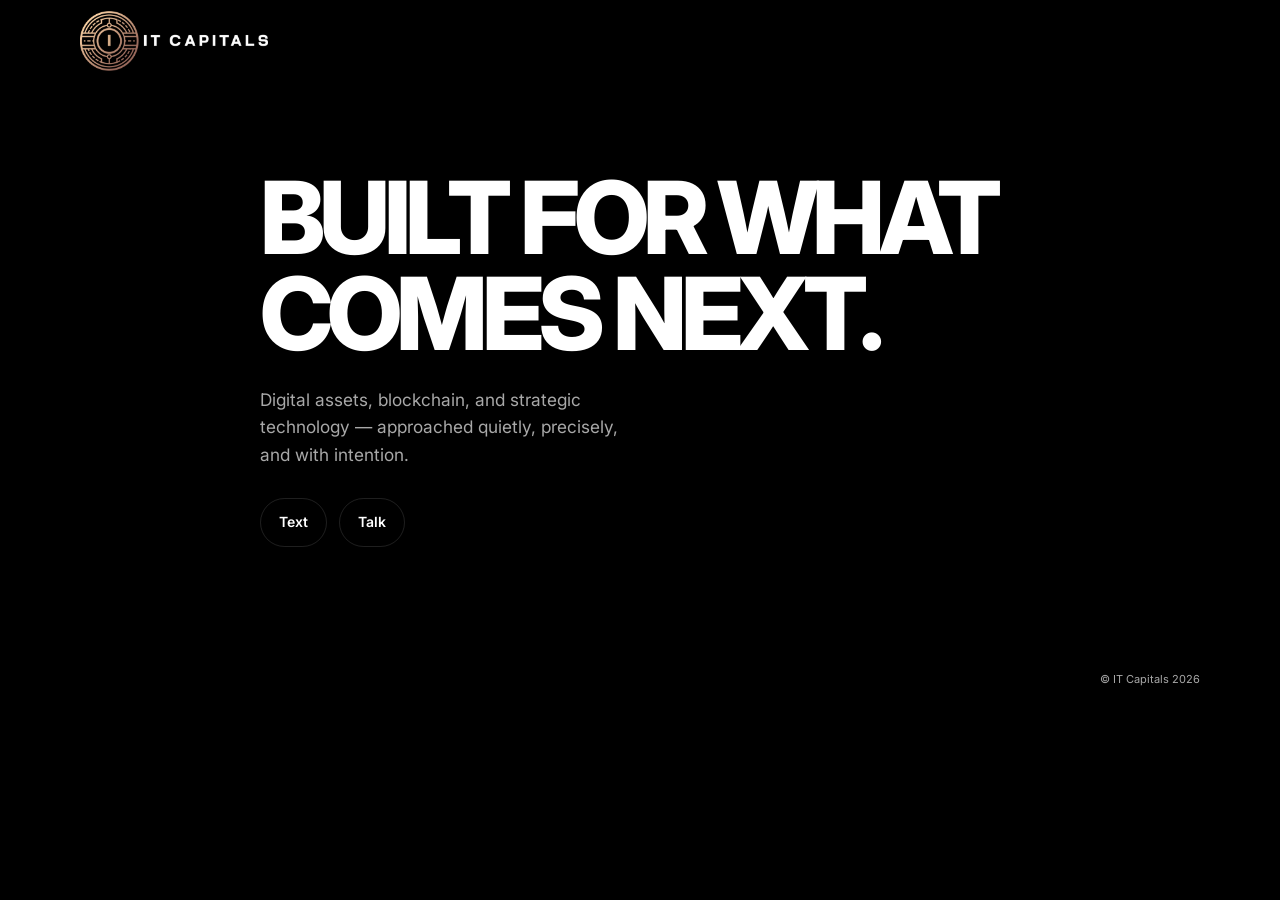
<file: index.html>
<!DOCTYPE html>
<html lang="en">
<head>
  <meta charset="utf-8">
  <meta name="viewport" content="width=device-width, initial-scale=1">
  <title>IT Capitals</title>
  <meta name="description" content="IT Capitals">
  <link rel="icon" type="image/png" href="images/fulllogo_transparent_nobuffer.png">
  <link rel="apple-touch-icon" href="images/fulllogo_transparent_nobuffer.png">
  <link rel="preconnect" href="https://fonts.googleapis.com">
  <link rel="preconnect" href="https://fonts.gstatic.com" crossorigin>
  <link href="https://fonts.googleapis.com/css2?family=Inter:wght@400;500;600;700;800&display=swap" rel="stylesheet">
  <style>
    :root {
      --bg: #000000;
      --surface: #0b0b0b;
      --line: rgba(255,255,255,0.12);
      --line-strong: rgba(255,255,255,0.24);
      --text: #ffffff;
      --muted: rgba(255,255,255,0.66);
      --soft: rgba(255,255,255,0.08);
      --max: 1120px;
      --radius: 24px;
    }
    * { box-sizing: border-box; }
    html { -webkit-text-size-adjust: 100%; scroll-behavior: smooth; }
    body {
      margin: 0;
      min-height: 100vh;
      font-family: 'Inter', sans-serif;
      background: #000;
      color: var(--text);
      line-height: 1.6;
    }
    img { display: block; max-width: 100%; height: auto; }
    a { color: inherit; text-decoration: none; }
    .skip-link {
      position: absolute;
      left: -9999px;
      top: 0;
    }
    .skip-link:focus {
      left: 16px;
      top: 16px;
      background: #fff;
      color: #000;
      padding: 10px 14px;
      border-radius: 10px;
      z-index: 1000;
    }
    .container {
      width: min(calc(100% - 32px), var(--max));
      margin: 0 auto;
    }
    .site-header {
      position: sticky;
      top: 0;
      z-index: 20;
      background: rgba(0,0,0,0.88);
      backdrop-filter: blur(12px);
      border-bottom: none;
    }
    .header-inner {
      min-height: 82px;
      display: flex;
      align-items: center;
      justify-content: space-between;
      gap: 16px;
    }
    .brand {
      display: inline-flex;
      align-items: center;
      min-height: 44px;
    }
    .brand img {
      width: 188px;
      max-width: 48vw;
    }
    .hero {
      position: relative;
      padding: 88px 0 72px;
      overflow: hidden;
    }
    .hero-inner {
      max-width: 760px;
      position: relative;
      z-index: 1;
    }
    h1 {
      margin: 0;
      font-size: clamp(2.8rem, 9vw, 6.3rem);
      line-height: 0.95;
      letter-spacing: -0.06em;
      font-weight: 800;
      text-transform: uppercase;
    }
    .lead {
      margin: 24px 0 0;
      max-width: 34ch;
      color: var(--muted);
      font-size: clamp(1rem, 1.4vw, 1.08rem);
    }
    .hero-actions {
      display: flex;
      flex-wrap: wrap;
      gap: 12px;
      margin-top: 30px;
    }
    .btn {
      min-height: 48px;
      display: inline-flex;
      align-items: center;
      justify-content: center;
      padding: 12px 18px;
      border-radius: 999px;
      font-size: 14px;
      font-weight: 600;
      border: 1px solid var(--line);
      background: transparent;
      color: #fff;
    }
    .footer  {
  padding: 32px 0;
}
    .footer-box {
    display: flex;
  align-items: flex-end;
  justify-content: flex-end;
  gap: 20px;
  padding: 20px 0;
    }
    .footer-note {
  color: var(--muted);
  font-size: 11px;
  margin: 0;
  text-align: right;
    }
    @media (max-width: 720px) {
      .footer-box {
      flex-direction: column;
    align-items: flex-end;
    justify-content: flex-end;
    padding: 20px 0 6px;
    min-height: unset;
      }
      .btn {
        width: 100%;
      }
      .hero {
        padding: 64px 0 54px;
      }
      .brand img {
        width: 156px;
        max-width: 56vw;
      }
      .footer {
    padding: 20px 0 16px;
  }
      .footer-note {
        font-size: 11px;
        padding-bottom: 0;
        text-align: right;
      }
    }
  </style>
</head>
<body>
  <a class="skip-link" href="#main">Skip to content</a>

  <header class="site-header">
    <div class="container header-inner">
      <a class="brand" href="#" aria-label="IT Capitals home">
        <img src="images/fulllogo_transparent_nobuffer_edited_1.png" alt="IT Capitals logo" width="188" height="58">
      </a>
    </div>
  </header>

  <main id="main">
    <section class="hero">
      <div class="container hero-inner">
        <h1>Built for what comes next.</h1>
        <p class="lead">
          Digital assets, blockchain, and strategic technology &mdash; approached quietly, precisely, and with intention.
        </p>
        <div class="hero-actions">
          <a class="btn" href="mailto:asif@itcapitals.com">Text</a>
          <a class="btn" href="tel:4372233792">Talk</a>
        </div>
      </div>
    </section>
  </main>

  <footer class="footer">
    <div class="container footer-box">
      <p class="footer-note">&copy; IT Capitals 2026</p>
    </div>
  </footer>
</body>
</html>
</file>
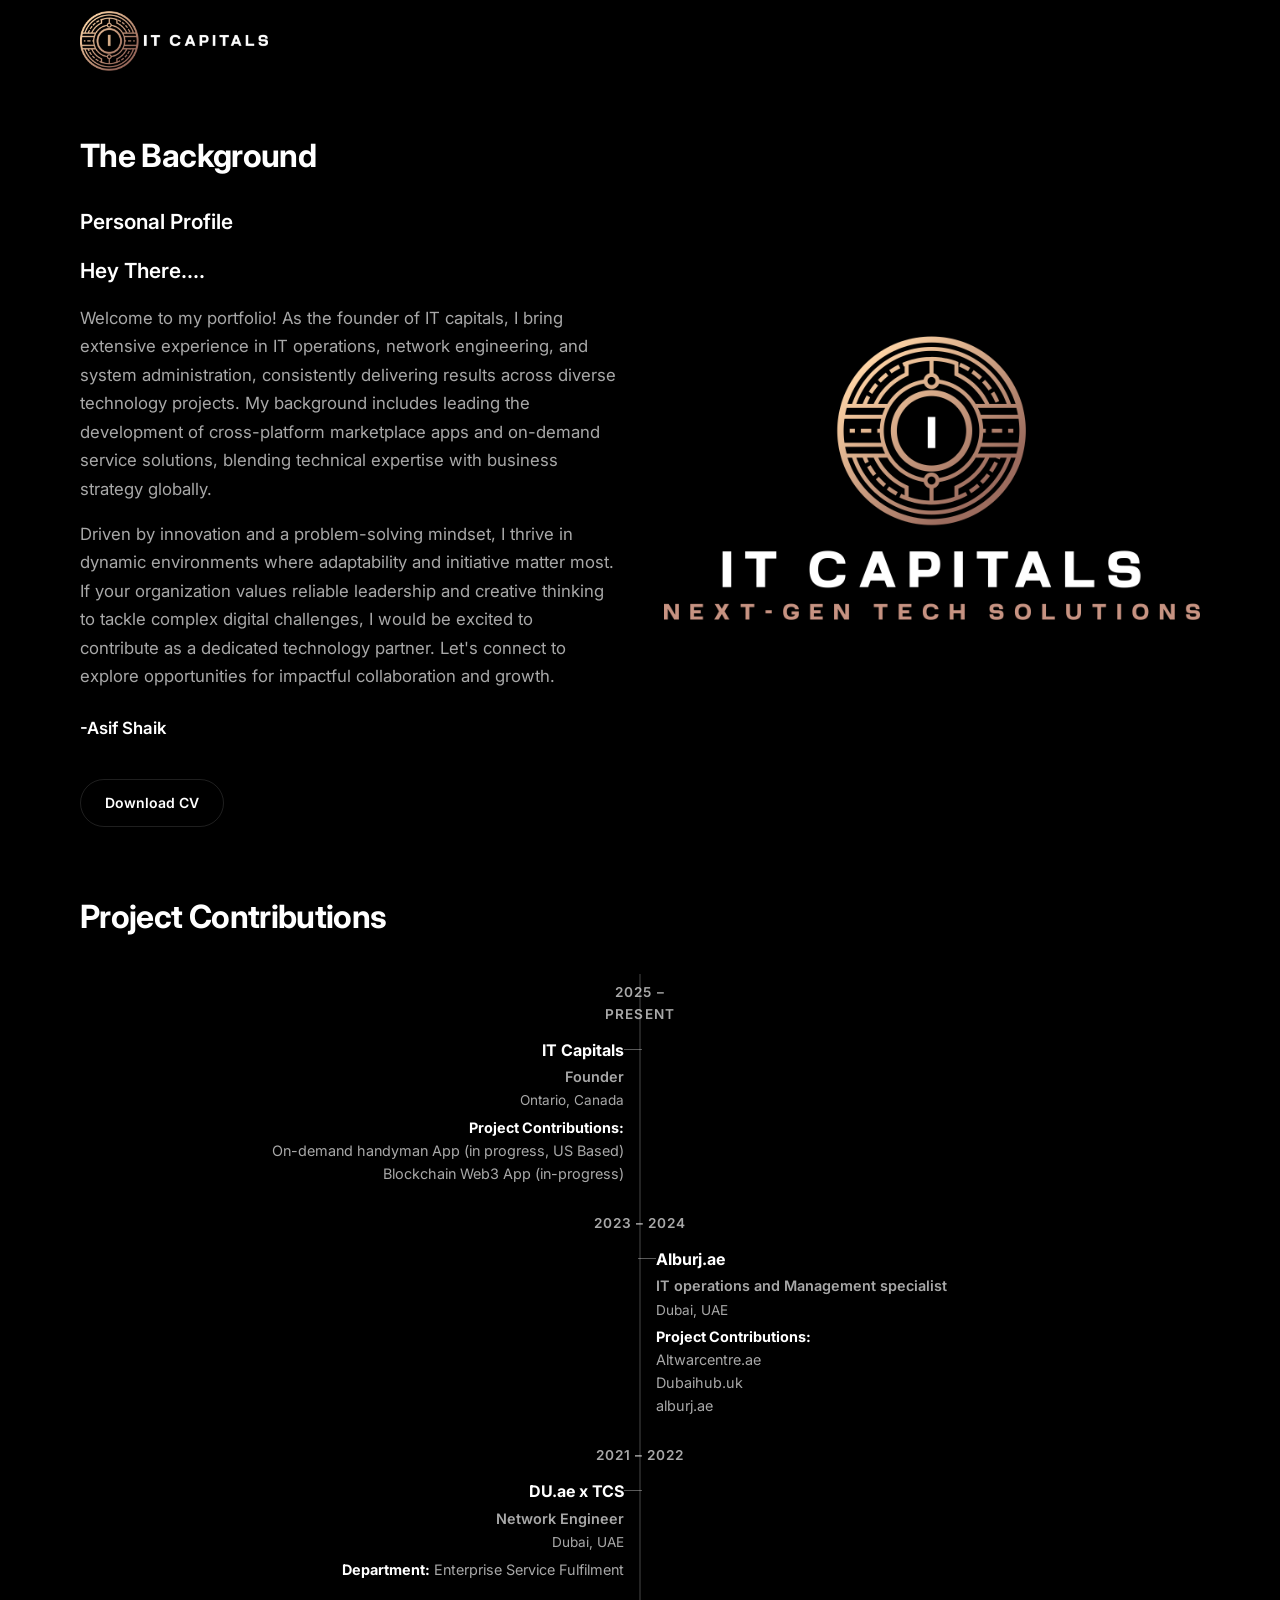
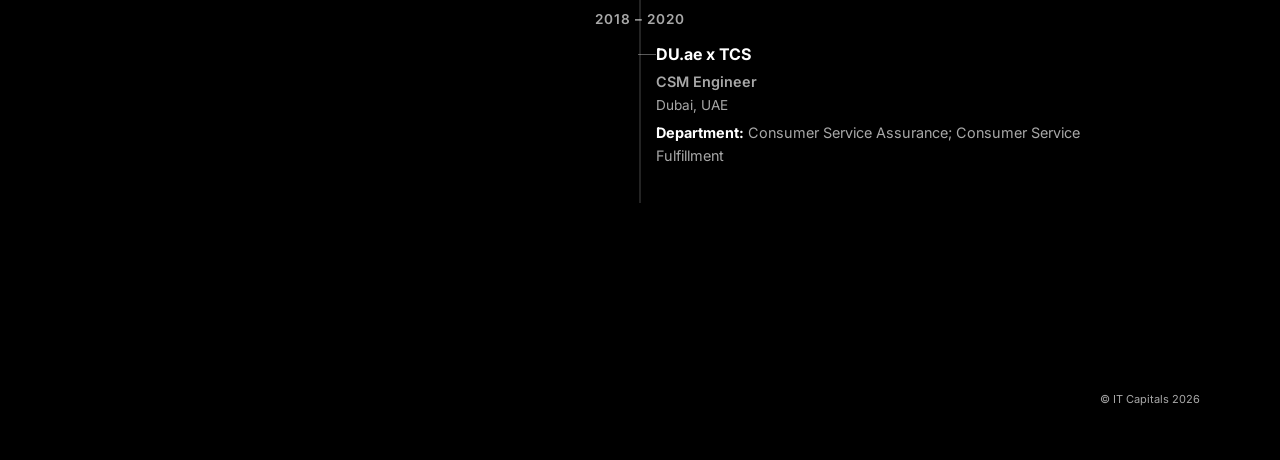
<file: asif/index.html>
<!DOCTYPE html>
<html lang="en">
<head>
  <meta charset="utf-8">
  <meta name="viewport" content="width=device-width, initial-scale=1">
  <title>Asif Shaik - IT Capitals</title>
  <meta name="description" content="Asif Shaik Portfolio - IT Capitals">
  <link rel="icon" type="image/png" href="../images/fulllogo_transparent_nobuffer.png">
  <link rel="apple-touch-icon" href="../images/fulllogo_transparent_nobuffer.png">
  <link rel="preconnect" href="https://fonts.googleapis.com">
  <link rel="preconnect" href="https://fonts.gstatic.com" crossorigin>
  <link href="https://fonts.googleapis.com/css2?family=Inter:wght@400;500;600;700;800&display=swap" rel="stylesheet">
  <style>
    :root {
      --bg: #000000;
      --surface: #0b0b0b;
      --line: rgba(255,255,255,0.12);
      --line-strong: rgba(255,255,255,0.24);
      --text: #ffffff;
      --muted: rgba(255,255,255,0.66);
      --soft: rgba(255,255,255,0.08);
      --max: 1120px;
      --radius: 24px;
    }
    * { box-sizing: border-box; }
    html { -webkit-text-size-adjust: 100%; scroll-behavior: smooth; }
    body {
      margin: 0;
      min-height: 100vh;
      font-family: 'Inter', sans-serif;
      background: #000;
      color: var(--text);
      line-height: 1.6;
    }
    img { display: block; max-width: 100%; height: auto; }
    a { color: inherit; text-decoration: none; }
    .skip-link {
      position: absolute;
      left: -9999px;
      top: 0;
    }
    .skip-link:focus {
      left: 16px;
      top: 16px;
      background: #fff;
      color: #000;
      padding: 10px 14px;
      border-radius: 10px;
      z-index: 1000;
    }
    .container {
      width: min(calc(100% - 32px), var(--max));
      margin: 0 auto;
    }
    .site-header {
      position: sticky;
      top: 0;
      z-index: 20;
      background: rgba(0,0,0,0.88);
      backdrop-filter: blur(12px);
    }
    .header-inner {
      min-height: 82px;
      display: flex;
      align-items: center;
      justify-content: space-between;
      gap: 16px;
    }
    .brand {
      display: inline-flex;
      align-items: center;
      min-height: 44px;
    }
    .brand img {
      width: 188px;
      max-width: 48vw;
    }
    .content {
      padding: 48px 0 72px;
    }
    .section {
      margin-bottom: 64px;
    }
    .section-title {
      font-size: clamp(1.5rem, 4vw, 2rem);
      font-weight: 700;
      margin: 0 0 24px;
      letter-spacing: -0.02em;
    }
    .intro-text {
      font-size: clamp(1.1rem, 2.5vw, 1.3rem);
      font-weight: 600;
      margin: 0 0 16px;
      color: var(--text);
    }
    .body-text {
      color: var(--muted);
      font-size: clamp(0.95rem, 1.8vw, 1.05rem);
      line-height: 1.7;
      margin: 0 0 16px;
    }
    .signature {
      margin-top: 24px;
      font-weight: 600;
      font-size: 1.05rem;
    }
    .btn {
      min-height: 48px;
      display: inline-flex;
      align-items: center;
      justify-content: center;
      padding: 12px 24px;
      border-radius: 999px;
      font-size: 14px;
      font-weight: 600;
      border: 1px solid var(--line);
      background: transparent;
      color: #fff;
      transition: all 0.2s;
      margin-top: 20px;
    }
    .btn:hover {
      background: var(--soft);
      border-color: var(--line-strong);
    }
    .background-section {
      display: grid;
      grid-template-columns: 1fr 1fr;
      gap: 48px;
      align-items: center;
      margin-bottom: 64px;
    }
    .background-content {
      max-width: 100%;
    }
    .background-image {
      display: flex;
      align-items: center;
      justify-content: center;
    }
    .background-image img {
      max-width: 100%;
      height: auto;
    }

    /* Clean tree-style timeline */
    .timeline-wrapper {
      margin-top: 32px;
    }
    .timeline {
      position: relative;
      max-width: 880px;
      margin: 0 auto;
      padding: 8px 0;
    }
    .timeline::before {
      content: "";
      position: absolute;
      left: 50%;
      top: 0;
      bottom: 0;
      width: 1px;
      background: rgba(255,255,255,0.28);
      transform: translateX(-50%);
    }
    .timeline-year {
      position: relative;
      width: 120px;
      margin: 0 auto 8px;
      text-align: center;
      font-size: 0.85rem;
      font-weight: 600;
      letter-spacing: 0.08em;
      text-transform: uppercase;
      color: var(--muted);
    }
    .timeline-year::before {
      content: none;
    }

    .timeline-row {
      display: grid;
      grid-template-columns: 1fr 1fr;
      gap: 32px;
      align-items: flex-start;
      margin-bottom: 24px;
    }

    .timeline-item {
      position: relative;
      padding: 4px 0;
      background: none;
      border: none;
      border-radius: 0;
    }
    .timeline-item::before {
      content: "";
      position: absolute;
      top: 0.95rem;
      width: 18px;
      height: 1px;
      background: rgba(255,255,255,0.35);
    }
    .timeline-item.left::before {
      right: -18px;
    }
    .timeline-item.right::before {
      left: -18px;
    }

    .timeline-item.left {
      text-align: right;
    }

    .timeline-company {
      font-size: 1rem;
      font-weight: 700;
      margin: 0 0 2px;
    }
    .timeline-title {
      color: var(--muted);
      font-size: 0.9rem;
      font-weight: 600;
      margin: 0 0 2px;
    }
    .timeline-meta {
      color: var(--muted);
      font-size: 0.85rem;
      margin: 0 0 4px;
    }
    .timeline-meta span + span::before {
      content: " • ";
      margin: 0 4px;
    }
    .timeline-body {
      color: var(--muted);
      font-size: 0.9rem;
      margin: 0;
    }
    .timeline-body strong {
      color: var(--text);
    }

    .footer {
      padding: 32px 0;
    }
    .footer-box {
      display: flex;
      align-items: flex-end;
      justify-content: flex-end;
      gap: 20px;
      padding: 20px 0;
    }
    .footer-note {
      color: var(--muted);
      font-size: 11px;
      margin: 0;
      text-align: right;
    }

    @media (max-width: 720px) {
      .background-section {
        display: flex;
        flex-direction: column;
        gap: 32px;
      }

      .background-image {
        order: 1;
      }

      .background-content {
        order: 2;
      }

      .content {
        padding: 32px 0 56px;
      }

      .footer-box {
        flex-direction: column;
        align-items: flex-end;
        justify-content: flex-end;
        padding: 20px 0 6px;
        min-height: unset;
      }

      .btn {
        width: 100%;
      }

      .brand img {
        width: 156px;
        max-width: 56vw;
      }

      .footer {
        padding: 20px 0 16px;
      }

      .footer-note {
        font-size: 11px;
        padding-bottom: 0;
        text-align: right;
      }

      .timeline {
        padding-left: 12px;
      }
      .timeline::before {
        left: 10px;
        transform: none;
      }
      .timeline-row {
        grid-template-columns: 1fr;
      }
      .timeline-item {
        margin-left: 20px;
      }
      .timeline-item.left::before,
      .timeline-item.right::before {
        left: -18px;
        right: auto;
      }
      .timeline-item.left {
        text-align: left;
      }
    }
  </style>
</head>
<body>
  <a class="skip-link" href="#main">Skip to content</a>

  <header class="site-header">
    <div class="container header-inner">
      <a class="brand" href="../index.html" aria-label="IT Capitals home">
        <img src="../images/fulllogo_transparent_nobuffer_edited_1.png" alt="IT Capitals logo" width="188" height="58">
      </a>
    </div>
  </header>

  <main id="main">
    <div class="container content">
      <div class="background-section">
        <div class="background-content">
          <h1 class="section-title">The Background</h1>
          <h2 class="intro-text">Personal Profile</h2>
          <p class="intro-text">Hey There....</p>
          <p class="body-text">
            Welcome to my portfolio! As the founder of IT capitals, I bring extensive experience in IT operations, network engineering, and system administration, consistently delivering results across diverse technology projects. My background includes leading the development of cross-platform marketplace apps and on-demand service solutions, blending technical expertise with business strategy globally.
          </p>
          <p class="body-text">
            Driven by innovation and a problem-solving mindset, I thrive in dynamic environments where adaptability and initiative matter most. If your organization values reliable leadership and creative thinking to tackle complex digital challenges, I would be excited to contribute as a dedicated technology partner. Let's connect to explore opportunities for impactful collaboration and growth.
          </p>
          <p class="signature">-Asif Shaik</p>
          <a class="btn" href="../Resume/Asif shaik CV.pdf" download>Download CV</a>
        </div>
        <div class="background-image">
          <img src="../images/fulllogo_tnb with slogan.png" alt="IT Capitals logo with slogan" loading="lazy">
        </div>
      </div>

      <section class="section">
        <h2 class="section-title">Project Contributions</h2>

        <div class="timeline-wrapper">
          <div class="timeline">

            <div class="timeline-year">2025 &ndash; Present</div>
            <div class="timeline-row">
              <div class="timeline-item left">
                <h3 class="timeline-company">IT Capitals</h3>
                <p class="timeline-title">Founder</p>
                <p class="timeline-meta">
                  <span>Ontario, Canada</span>
                </p>
                <p class="timeline-body">
                  <strong>Project Contributions:</strong><br>
                  On-demand handyman App (in progress, US Based)<br>
                  Blockchain Web3 App (in-progress)
                </p>
              </div>
              <div></div>
            </div>

            <div class="timeline-year">2023 &ndash; 2024</div>
            <div class="timeline-row">
              <div></div>
              <div class="timeline-item right">
                <h3 class="timeline-company">Alburj.ae</h3>
                <p class="timeline-title">IT operations and Management specialist</p>
                <p class="timeline-meta">
                  <span>Dubai, UAE</span>
                </p>
                <p class="timeline-body">
                  <strong>Project Contributions:</strong><br>
                  Altwarcentre.ae<br>
                  Dubaihub.uk<br>
                  alburj.ae
                </p>
              </div>
            </div>

            <div class="timeline-year">2021 &ndash; 2022</div>
            <div class="timeline-row">
              <div class="timeline-item left">
                <h3 class="timeline-company">DU.ae x TCS</h3>
                <p class="timeline-title">Network Engineer</p>
                <p class="timeline-meta">
                  <span>Dubai, UAE</span>
                </p>
                <p class="timeline-body">
                  <strong>Department:</strong> Enterprise Service Fulfilment
                </p>
              </div>
              <div></div>
            </div>

            <div class="timeline-year">2018 &ndash; 2020</div>
            <div class="timeline-row">
              <div></div>
              <div class="timeline-item right">
                <h3 class="timeline-company">DU.ae x TCS</h3>
                <p class="timeline-title">CSM Engineer</p>
                <p class="timeline-meta">
                  <span>Dubai, UAE</span>
                </p>
                <p class="timeline-body">
                  <strong>Department:</strong> Consumer Service Assurance; Consumer Service Fulfillment
                </p>
              </div>
            </div>

          </div>
        </div>
      </section>
    </div>
  </main>

  <footer class="footer">
    <div class="container footer-box">
      <p class="footer-note">&copy; IT Capitals 2026</p>
    </div>
  </footer>
</body>
</html>
</file>
